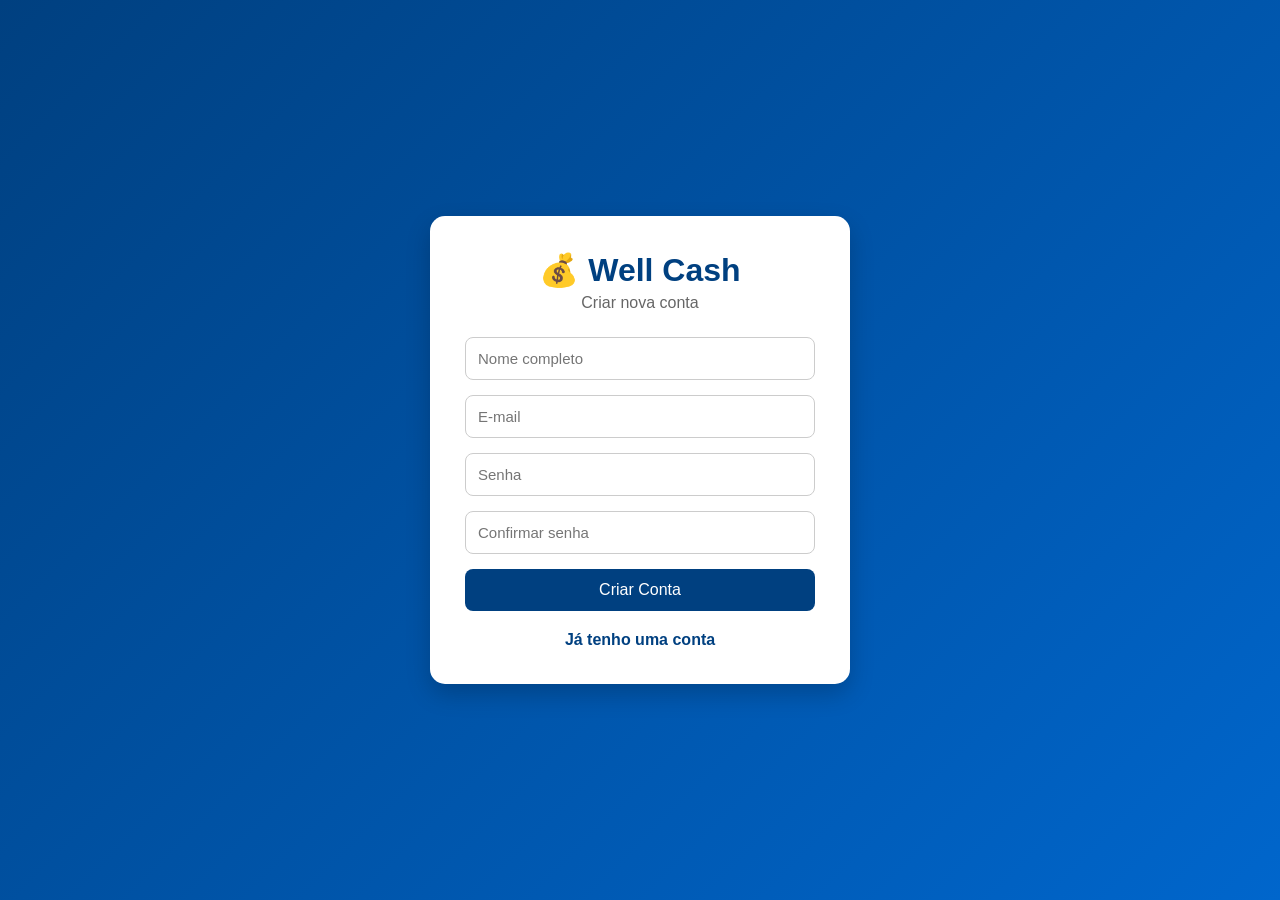
<file: cadastro.html>
<!DOCTYPE html>
<html lang="pt-BR">
<head>
<meta charset="UTF-8">
<meta name="viewport" content="width=device-width, initial-scale=1.0">

<title>Cadastro - Well Cash</title>

<style>

*{
    margin:0;
    padding:0;
    box-sizing:border-box;
}

body{
    font-family:Arial, Helvetica, sans-serif;
    background:linear-gradient(135deg,#004080,#0066cc);
    height:100vh;
    display:flex;
    justify-content:center;
    align-items:center;
}

.container{
    background:white;
    width:100%;
    max-width:420px;
    padding:35px;
    border-radius:15px;
    box-shadow:0 10px 25px rgba(0,0,0,.2);
}

.logo{
    text-align:center;
    margin-bottom:25px;
}

.logo h1{
    color:#004080;
}

.logo p{
    color:#666;
    margin-top:5px;
}

input{
    width:100%;
    padding:12px;
    margin-bottom:15px;
    border:1px solid #ccc;
    border-radius:8px;
    font-size:15px;
}

button{
    width:100%;
    padding:12px;
    border:none;
    border-radius:8px;
    background:#004080;
    color:white;
    font-size:16px;
    cursor:pointer;
    transition:.3s;
}

button:hover{
    background:#003366;
}

.links{
    margin-top:20px;
    text-align:center;
}

.links a{
    color:#004080;
    text-decoration:none;
    font-weight:bold;
}

.links a:hover{
    text-decoration:underline;
}

.sucesso{
    display:none;
    text-align:center;
    color:green;
    margin-bottom:15px;
    font-weight:bold;
}

.erro{
    display:none;
    text-align:center;
    color:red;
    margin-bottom:15px;
    font-weight:bold;
}

</style>

</head>
<body>

<div class="container">

    <div class="logo">
        <h1>💰 Well Cash</h1>
        <p>Criar nova conta</p>
    </div>

    <div id="sucesso" class="sucesso">
        Conta criada com sucesso!
    </div>

    <div id="erro" class="erro">
        Este e-mail já está cadastrado.
    </div>

    <form id="form-cadastro">

        <input
        type="text"
        id="nome"
        placeholder="Nome completo"
        required>

        <input
        type="email"
        id="email"
        placeholder="E-mail"
        required>

        <input
        type="password"
        id="senha"
        placeholder="Senha"
        minlength="4"
        required>

        <input
        type="password"
        id="confirmarSenha"
        placeholder="Confirmar senha"
        minlength="4"
        required>

        <button type="submit">
            Criar Conta
        </button>

    </form>

    <div class="links">
        <a href="login.html">
            Já tenho uma conta
        </a>
    </div>

</div>

<script>

document
.getElementById("form-cadastro")
.addEventListener("submit", function(e){

    e.preventDefault();

    const nome =
        document.getElementById("nome").value.trim();

    const email =
        document.getElementById("email").value.trim();

    const senha =
        document.getElementById("senha").value;

    const confirmarSenha =
        document.getElementById("confirmarSenha").value;

    document.getElementById("erro").style.display = "none";
    document.getElementById("sucesso").style.display = "none";

    if(senha !== confirmarSenha){

        document.getElementById("erro").innerHTML =
        "As senhas não coincidem.";

        document.getElementById("erro").style.display =
        "block";

        return;
    }

    let usuarios =
        JSON.parse(
            localStorage.getItem("usuarios")
        ) || [];

    const usuarioExiste =
        usuarios.find(u => u.email === email);

    if(usuarioExiste){

        document.getElementById("erro").innerHTML =
        "Este e-mail já está cadastrado.";

        document.getElementById("erro").style.display =
        "block";

        return;
    }

    usuarios.push({
        nome,
        email,
        senha
    });

    localStorage.setItem(
        "usuarios",
        JSON.stringify(usuarios)
    );

    document.getElementById("sucesso").style.display =
    "block";

    document.getElementById("form-cadastro").reset();

    setTimeout(() => {

        window.location.href =
        "login.html";

    }, 2000);

});

</script>

</body>
</html>
</file>
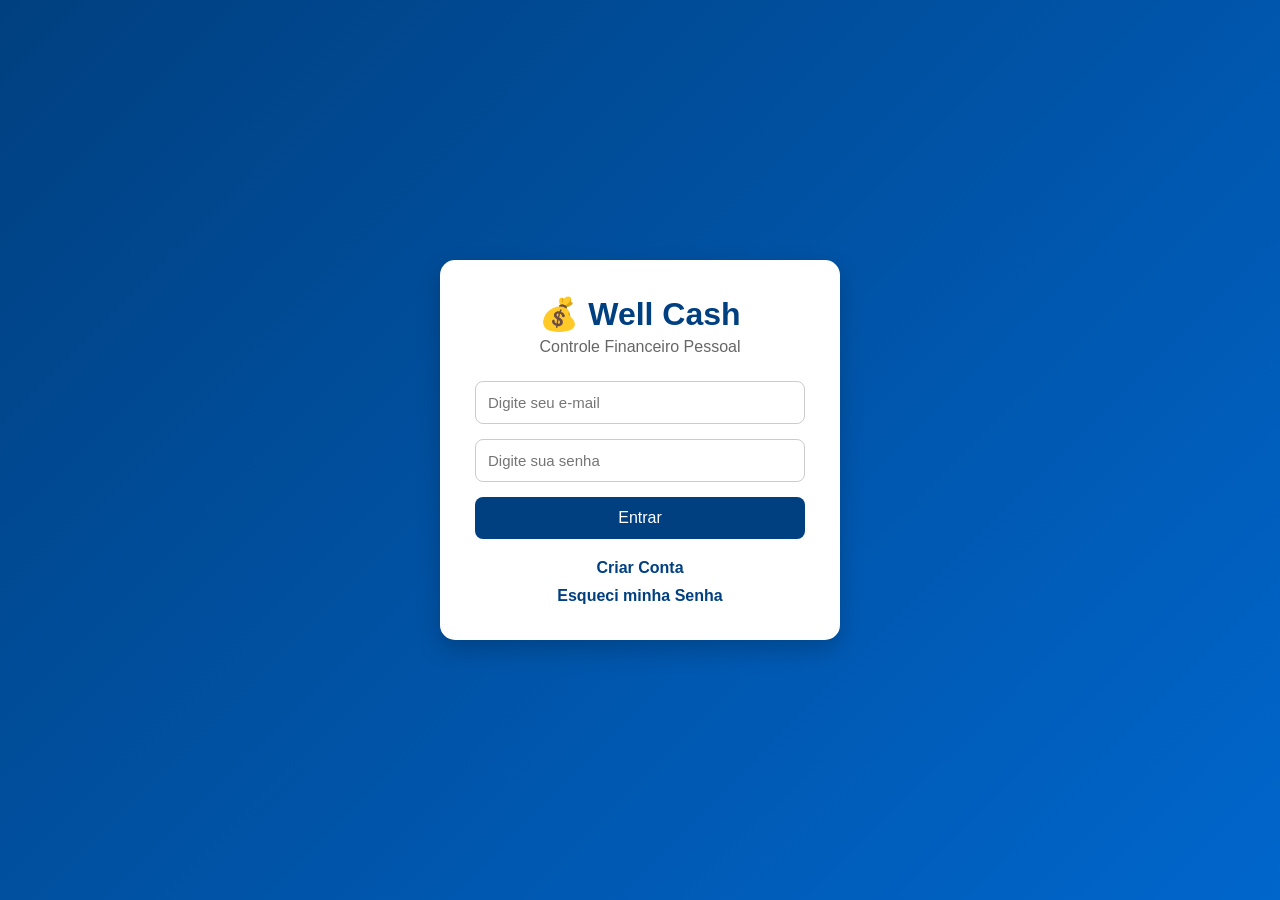
<file: login.html>
<!DOCTYPE html>
<html lang="pt-BR">
<head>
<meta charset="UTF-8">
<meta name="viewport" content="width=device-width, initial-scale=1.0">

<title>Login - Well Cash</title>

<style>

*{
    margin:0;
    padding:0;
    box-sizing:border-box;
}

body{
    font-family:Arial, Helvetica, sans-serif;
    background:linear-gradient(135deg,#004080,#0066cc);
    height:100vh;
    display:flex;
    justify-content:center;
    align-items:center;
}

.container{
    background:white;
    width:100%;
    max-width:400px;
    padding:35px;
    border-radius:15px;
    box-shadow:0 10px 25px rgba(0,0,0,.2);
}

.logo{
    text-align:center;
    margin-bottom:25px;
}

.logo h1{
    color:#004080;
    margin-bottom:5px;
}

.logo p{
    color:#666;
}

input{
    width:100%;
    padding:12px;
    margin-bottom:15px;
    border:1px solid #ccc;
    border-radius:8px;
    font-size:15px;
}

button{
    width:100%;
    padding:12px;
    border:none;
    border-radius:8px;
    background:#004080;
    color:white;
    font-size:16px;
    cursor:pointer;
    transition:.3s;
}

button:hover{
    background:#003366;
}

.links{
    margin-top:20px;
    text-align:center;
}

.links a{
    display:block;
    margin-top:10px;
    color:#004080;
    text-decoration:none;
    font-weight:bold;
}

.links a:hover{
    text-decoration:underline;
}

.erro{
    color:red;
    text-align:center;
    margin-bottom:10px;
    display:none;
}

</style>

</head>
<body>

<div class="container">

    <div class="logo">
        <h1>💰 Well Cash</h1>
        <p>Controle Financeiro Pessoal</p>
    </div>

    <div id="erro" class="erro">
        E-mail ou senha inválidos.
    </div>

    <form id="form-login">

        <input
        type="email"
        id="email"
        placeholder="Digite seu e-mail"
        required>

        <input
        type="password"
        id="senha"
        placeholder="Digite sua senha"
        required>

        <button type="submit">
            Entrar
        </button>

    </form>

    <div class="links">

        <a href="cadastro.html">
            Criar Conta
        </a>

        <a href="recuperar.html">
            Esqueci minha Senha
        </a>

    </div>

</div>

<script>

document
.getElementById("form-login")
.addEventListener("submit", function(e){

    e.preventDefault();

    const email =
        document.getElementById("email").value;

    const senha =
        document.getElementById("senha").value;

    const usuarios =
        JSON.parse(
            localStorage.getItem("usuarios")
        ) || [];

    const usuario =
        usuarios.find(u =>
            u.email === email &&
            u.senha === senha
        );

    if(usuario){

        localStorage.setItem(
            "usuarioLogado",
            JSON.stringify(usuario)
        );

        window.location.href =
            "index.html";

    }else{

        document
        .getElementById("erro")
        .style.display = "block";

    }

});

</script>

</body>
</html>
</file>
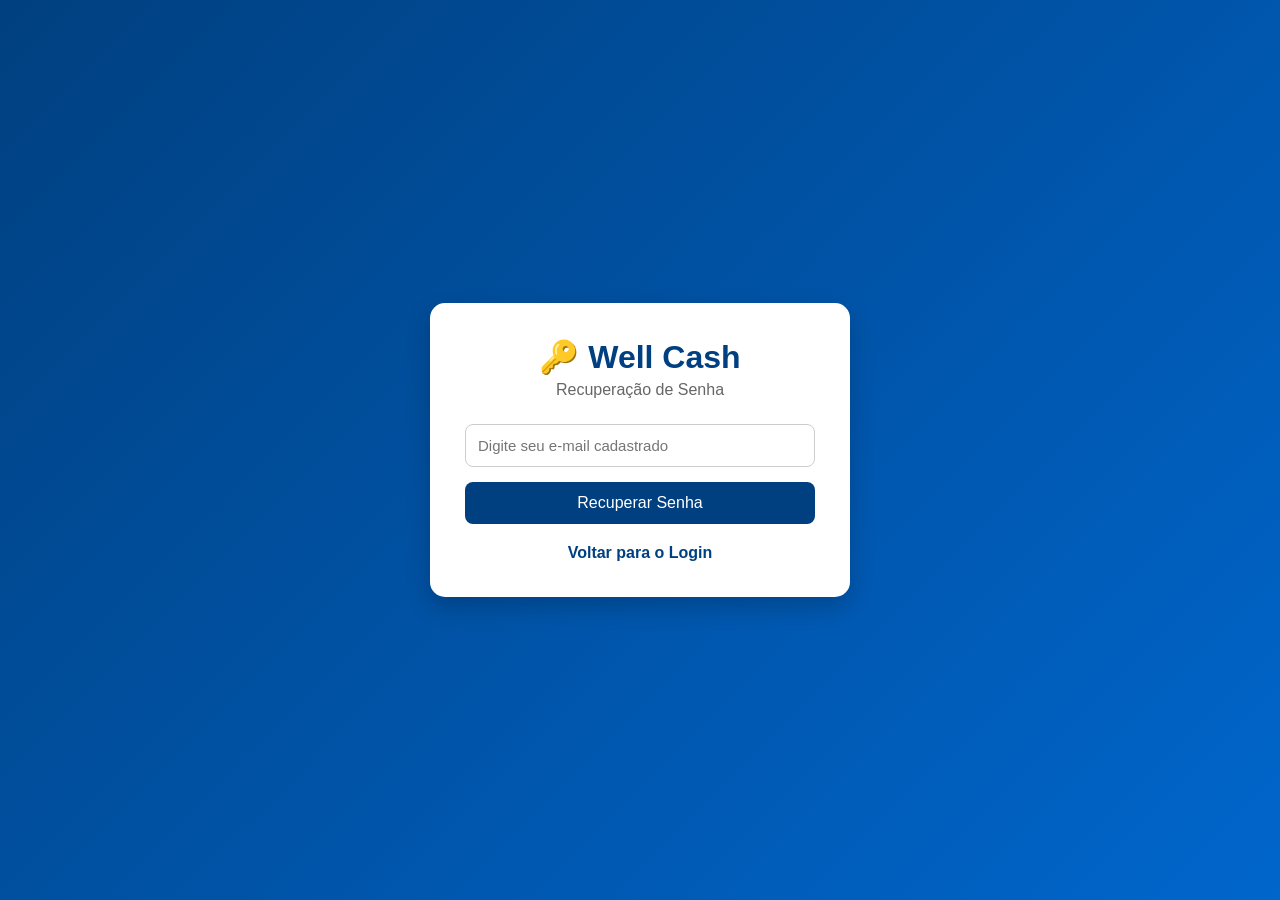
<file: recuperar.html>
<!DOCTYPE html>
<html lang="pt-BR">
<head>
<meta charset="UTF-8">
<meta name="viewport" content="width=device-width, initial-scale=1.0">

<title>Recuperar Senha - Well Cash</title>

<style>

*{
    margin:0;
    padding:0;
    box-sizing:border-box;
}

body{
    font-family:Arial, Helvetica, sans-serif;
    background:linear-gradient(135deg,#004080,#0066cc);
    height:100vh;
    display:flex;
    justify-content:center;
    align-items:center;
}

.container{
    background:white;
    width:100%;
    max-width:420px;
    padding:35px;
    border-radius:15px;
    box-shadow:0 10px 25px rgba(0,0,0,.2);
}

.logo{
    text-align:center;
    margin-bottom:25px;
}

.logo h1{
    color:#004080;
}

.logo p{
    color:#666;
    margin-top:5px;
}

input{
    width:100%;
    padding:12px;
    margin-bottom:15px;
    border:1px solid #ccc;
    border-radius:8px;
    font-size:15px;
}

button{
    width:100%;
    padding:12px;
    border:none;
    border-radius:8px;
    background:#004080;
    color:white;
    font-size:16px;
    cursor:pointer;
    transition:.3s;
}

button:hover{
    background:#003366;
}

.msg{
    display:none;
    text-align:center;
    margin-bottom:15px;
    font-weight:bold;
}

.sucesso{
    color:green;
}

.erro{
    color:red;
}

.links{
    margin-top:20px;
    text-align:center;
}

.links a{
    color:#004080;
    text-decoration:none;
    font-weight:bold;
}

.links a:hover{
    text-decoration:underline;
}

</style>

</head>
<body>

<div class="container">

    <div class="logo">
        <h1>🔑 Well Cash</h1>
        <p>Recuperação de Senha</p>
    </div>

    <div id="sucesso" class="msg sucesso"></div>
    <div id="erro" class="msg erro"></div>

    <form id="form-recuperar">

        <input
        type="email"
        id="email"
        placeholder="Digite seu e-mail cadastrado"
        required>

        <button type="submit">
            Recuperar Senha
        </button>

    </form>

    <div class="links">
        <a href="login.html">
            Voltar para o Login
        </a>
    </div>

</div>

<script>

document
.getElementById("form-recuperar")
.addEventListener("submit", function(e){

    e.preventDefault();

    const email =
        document.getElementById("email").value.trim();

    const usuarios =
        JSON.parse(
            localStorage.getItem("usuarios")
        ) || [];

    const usuario =
        usuarios.find(u => u.email === email);

    document.getElementById("sucesso").style.display = "none";
    document.getElementById("erro").style.display = "none";

    if(usuario){

        document.getElementById("sucesso").innerHTML =
        "Conta encontrada! Em um sistema real, um link de recuperação seria enviado para seu e-mail.";

        document.getElementById("sucesso").style.display =
        "block";

    }else{

        document.getElementById("erro").innerHTML =
        "Nenhuma conta encontrada com este e-mail.";

        document.getElementById("erro").style.display =
        "block";

    }

});

</script>

</body>
</html>
</file>
